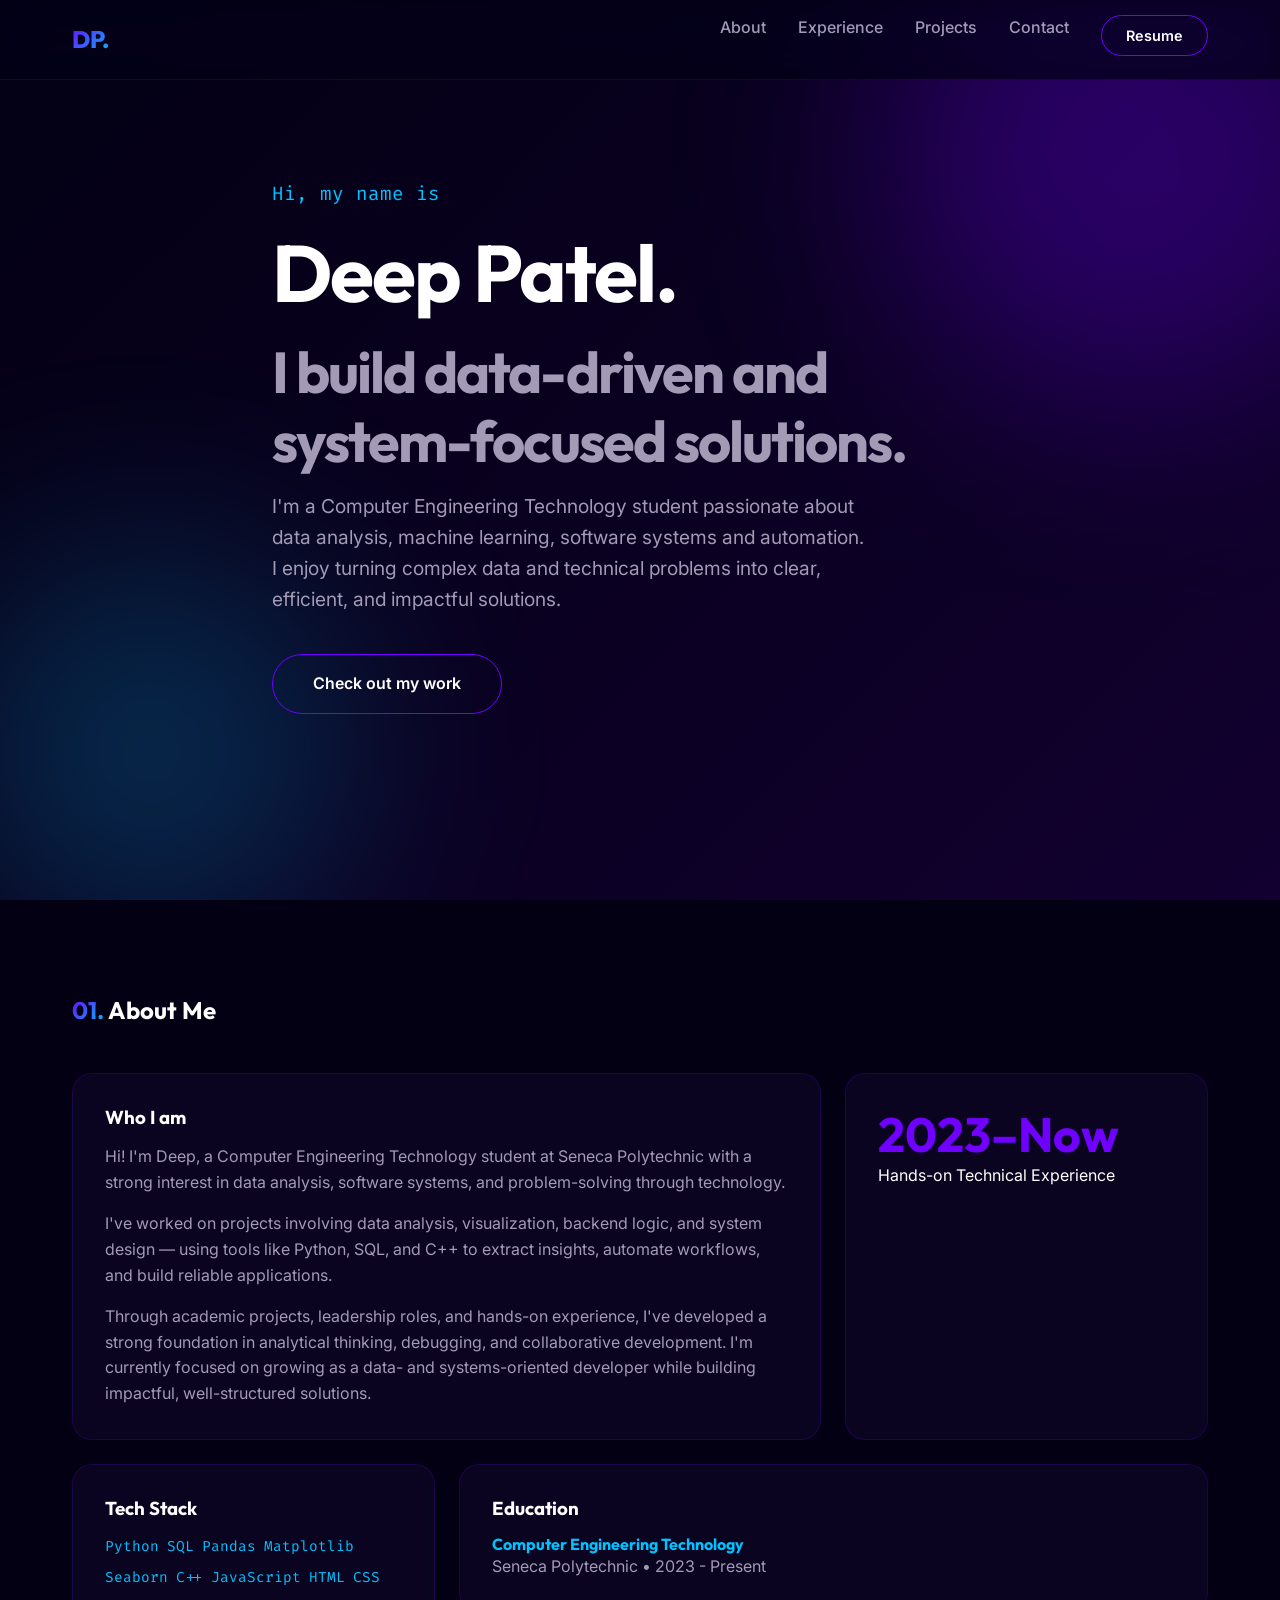
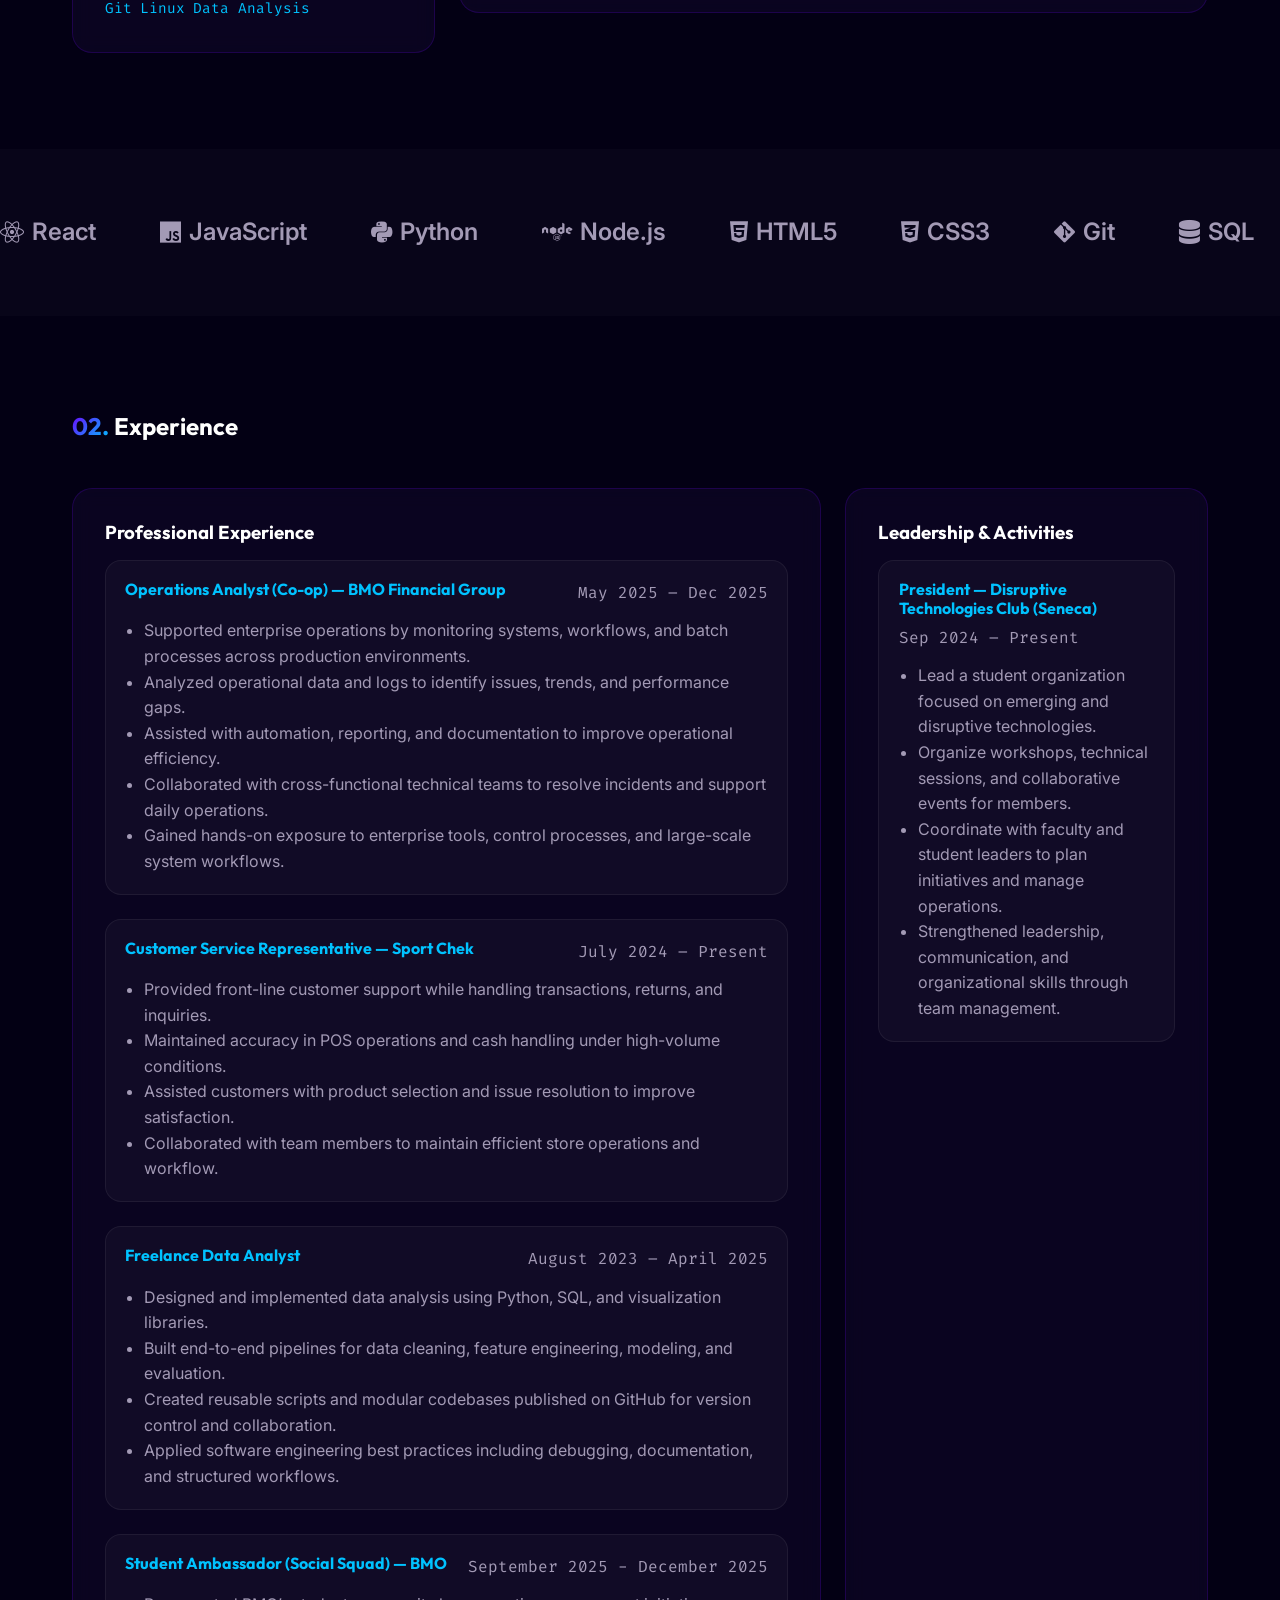
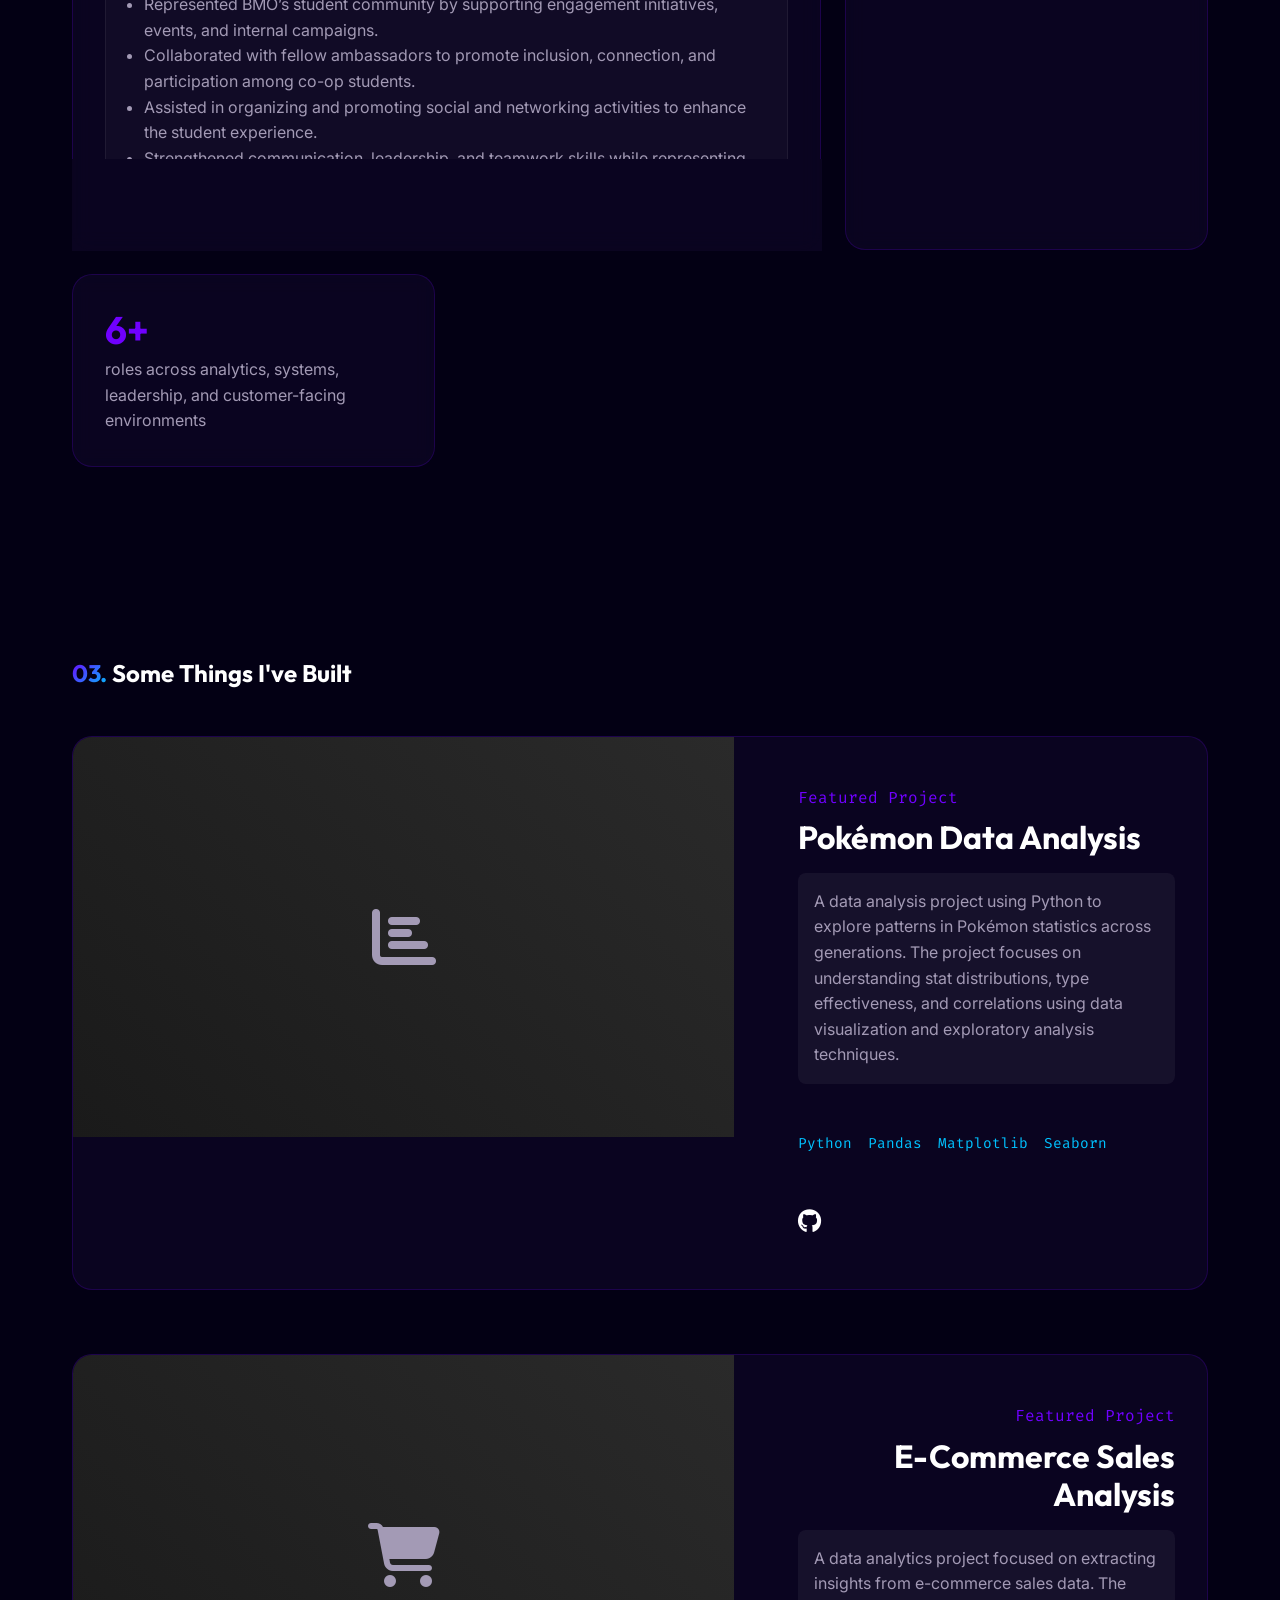
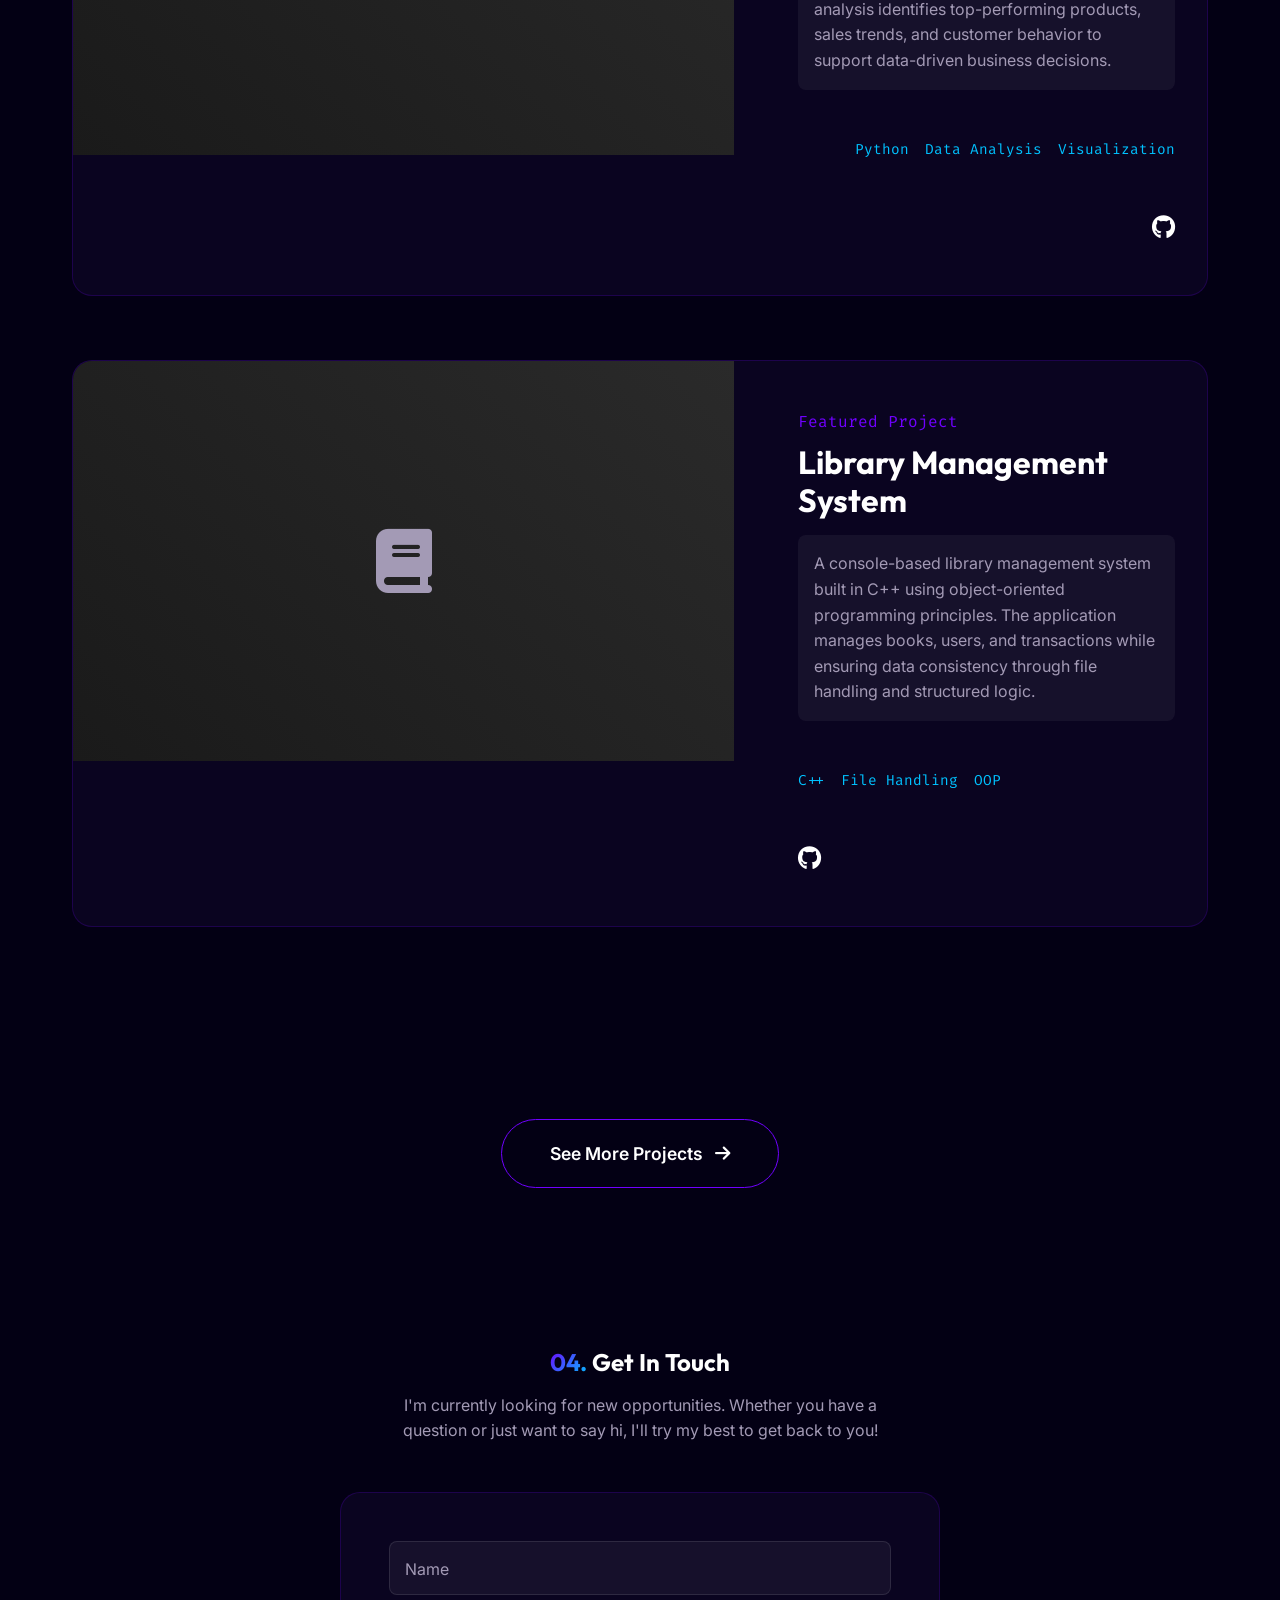
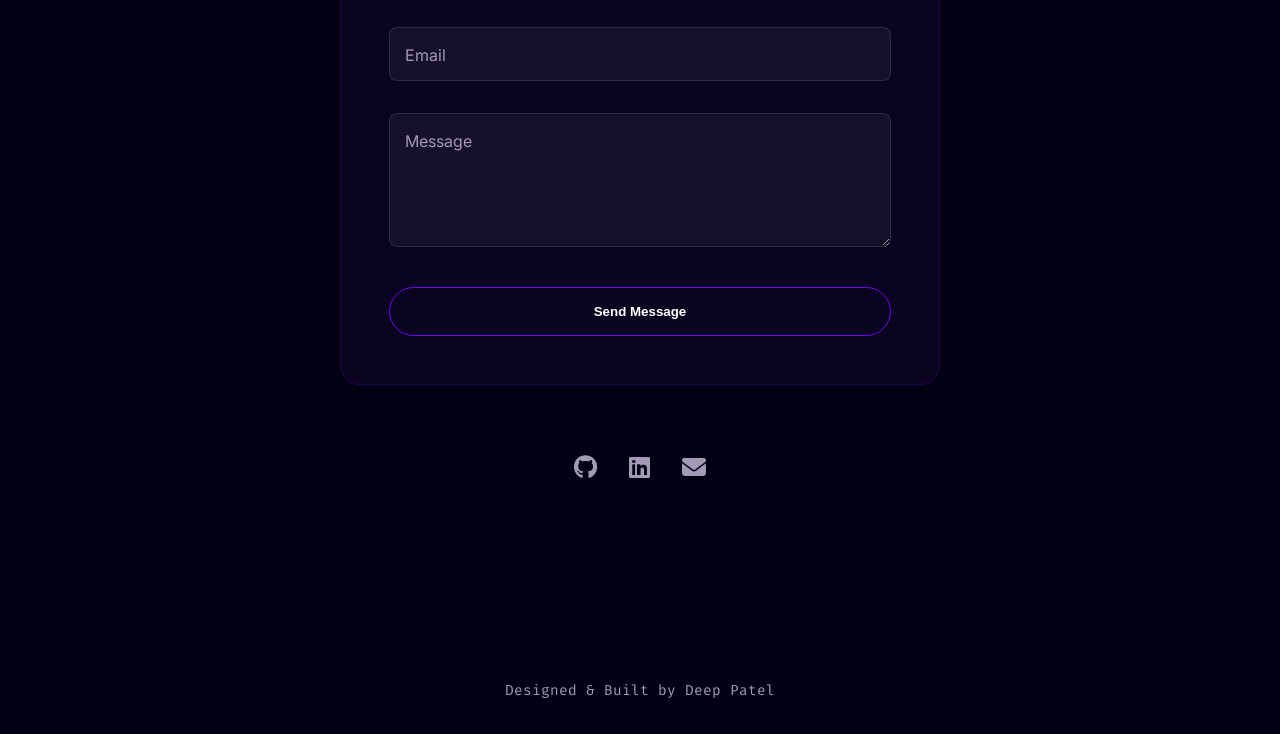
<file: index.html>
<!DOCTYPE html>
<html lang="en">

<head>
    <meta charset="UTF-8">
    <meta name="viewport" content="width=device-width, initial-scale=1.0">
    <title>Deep Patel Portfolio</title>

    <!-- Fonts -->
    <link rel="preconnect" href="https://fonts.googleapis.com">
    <link rel="preconnect" href="https://fonts.gstatic.com" crossorigin>
    <link
        href="https://fonts.googleapis.com/css2?family=Fira+Code:wght@300;400;500&family=Inter:wght@300;400;600;700&family=Outfit:wght@400;700;900&display=swap"
        rel="stylesheet">

    <!-- Icons -->
    <link rel="stylesheet" href="https://cdnjs.cloudflare.com/ajax/libs/font-awesome/6.4.0/css/all.min.css">

    <!-- Styles -->
    <link rel="stylesheet" href="styles.css">
</head>

<body>

    <!-- Navigation -->
    <nav class="navbar">
        <div class="container nav-content">
            <a href="#" class="logo gradient-text">DP.</a>
            <ul class="nav-links">
                <li><a href="#about" class="nav-link">About</a></li>
                <li><a href="#experience" class="nav-link">Experience</a></li>
                <li><a href="#projects" class="nav-link">Projects</a></li>
                <li><a href="#contact" class="nav-link">Contact</a></li>
                <li><a href="resume.pdf" class="btn btn-primary"
                        style="padding: 0.5rem 1.5rem; font-size: 0.9rem;">Resume</a></li>
            </ul>
        </div>
    </nav>

    <!-- Hero Section -->
    <section class="hero" id="home">

        <div class="container hero-content">
            <span class="hero-subtitle reveal">Hi, my name is</span>
            <h1 class="hero-title reveal" style="transition-delay: 0.1s;">
                <span class="glitch-text">Deep Patel.</span>
            </h1>
            <h2 class="hero-title reveal" style="transition-delay: 0.2s; color: var(--text-muted); font-size: 3.6rem;">
                I build data-driven and system-focused solutions.
            </h2>
            <p class="hero-description reveal" style="transition-delay: 0.3s;">
                I'm a Computer Engineering Technology student passionate about data analysis, machine learning,
                software systems and automation. I enjoy turning complex data and technical problems into clear,
                efficient, and
                impactful solutions.
            </p>
            <div class="reveal" style="transition-delay: 0.4s;">
                <a href="#projects" class="btn btn-primary">Check out my work</a>
            </div>
        </div>
    </section>

    <!-- About Section -->
    <section class="section" id="about">
        <div class="container">
            <h2 class="reveal"><span class="gradient-text">01.</span> About Me</h2>

            <div class="bento-grid">
                <!-- Bio Card -->
                <div class="bento-card large reveal">
                    <h3 style="margin-bottom: 1rem;">Who I am</h3>
                    <p style="color: var(--text-muted); margin-bottom: 1rem;">
                        Hi! I'm Deep, a Computer Engineering Technology student at Seneca Polytechnic with a strong
                        interest in
                        data analysis, software systems, and problem-solving through technology.
                    </p>
                    <p style="color: var(--text-muted); margin-bottom: 1rem;">
                        I've worked on projects involving data analysis, visualization, backend logic, and system design
                        —
                        using tools like Python, SQL, and C++ to extract insights, automate workflows, and build
                        reliable applications.
                    </p>
                    <p style="color: var(--text-muted);">
                        Through academic projects, leadership roles, and hands-on experience, I've developed a strong
                        foundation
                        in analytical thinking, debugging, and collaborative development. I'm currently focused on
                        growing as a
                        data- and systems-oriented developer while building impactful, well-structured solutions.
                    </p>
                </div>

                <!-- Stats Card -->
                <div class="bento-card reveal" style="transition-delay: 0.1s;">
                    <h3 style="font-size: 3rem; color: var(--primary);">2023–Now</h3>
                    <p>Hands-on Technical Experience</p>
                </div>

                <!-- Tech Stack Card -->
                <div class="bento-card tall reveal" style="transition-delay: 0.2s;">
                    <h3>Tech Stack</h3>
                    <div style="display: flex; flex-wrap: wrap; gap: 0.5rem; margin-top: 1rem;">
                        <span class="tag">Python</span>
                        <span class="tag">SQL</span>
                        <span class="tag">Pandas</span>
                        <span class="tag">Matplotlib</span>
                        <span class="tag">Seaborn</span>
                        <span class="tag">C++</span>
                        <span class="tag">JavaScript</span>
                        <span class="tag">HTML</span>
                        <span class="tag">CSS</span>
                        <span class="tag">Git</span>
                        <span class="tag">Linux</span>
                        <span class="tag">Data Analysis</span>
                    </div>
                </div>

                <!-- Education Card -->
                <div class="bento-card large reveal" style="transition-delay: 0.3s;">
                    <h3>Education</h3>
                    <div style="margin-top: 1rem;">
                        <h4 style="color: var(--secondary);">Computer Engineering Technology</h4>
                        <p style="color: var(--text-muted);">Seneca Polytechnic • 2023 - Present</p>
                    </div>
                </div>
            </div>
        </div>
    </section>

    <!-- Tech Marquee -->
    <div class="tech-stack">
        <div class="marquee-content">
            <div class="tech-item"><i class="fab fa-react"></i> React</div>
            <div class="tech-item"><i class="fab fa-js"></i> JavaScript</div>
            <div class="tech-item"><i class="fab fa-python"></i> Python</div>
            <div class="tech-item"><i class="fab fa-node"></i> Node.js</div>
            <div class="tech-item"><i class="fab fa-html5"></i> HTML5</div>
            <div class="tech-item"><i class="fab fa-css3-alt"></i> CSS3</div>
            <div class="tech-item"><i class="fab fa-git-alt"></i> Git</div>
            <div class="tech-item"><i class="fas fa-database"></i> SQL</div>
            <!-- Duplicate for seamless loop -->
            <div class="tech-item"><i class="fab fa-react"></i> React</div>
            <div class="tech-item"><i class="fab fa-js"></i> JavaScript</div>
            <div class="tech-item"><i class="fab fa-python"></i> Python</div>
            <div class="tech-item"><i class="fab fa-node"></i> Node.js</div>
            <div class="tech-item"><i class="fab fa-html5"></i> HTML5</div>
            <div class="tech-item"><i class="fab fa-css3-alt"></i> CSS3</div>
            <div class="tech-item"><i class="fab fa-git-alt"></i> Git</div>
            <div class="tech-item"><i class="fas fa-database"></i> SQL</div>
        </div>
    </div>

    <!-- Experience Section -->
    <section class="section" id="experience">
        <div class="container">
            <h2 class="reveal" style="margin-bottom: 3rem;">
                <span class="gradient-text">02.</span> Experience
            </h2>

            <div class="bento-grid">

                <!-- Professional Experience -->
                <div class="bento-card large reveal" style="grid-column: span 2;">
                    <h3 style="margin-bottom: 1rem;">Professional Experience</h3>

                    <div style="display:flex; flex-direction:column; gap:1.5rem; margin-top:1rem;">

                        <!-- BMO Operations Analyst -->
                        <div
                            style="padding:1.2rem; border-radius:16px; background: rgba(255,255,255,0.03); border:1px solid rgba(255,255,255,0.06);">
                            <div style="display:flex; justify-content:space-between; flex-wrap:wrap; gap:1rem;">
                                <h4 style="color: var(--secondary); margin:0;">
                                    Operations Analyst (Co-op) — BMO Financial Group
                                </h4>
                                <span style="font-family:'Fira Code', monospace; color: var(--text-muted);">
                                    May 2025 – Dec 2025
                                </span>
                            </div>

                            <ul style="margin-top:0.8rem; color:var(--text-muted); padding-left:1.2rem;">
                                <li>Supported enterprise operations by monitoring systems, workflows, and batch
                                    processes
                                    across production environments.</li>
                                <li>Analyzed operational data and logs to identify issues, trends, and performance gaps.
                                </li>
                                <li>Assisted with automation, reporting, and documentation to improve operational
                                    efficiency.</li>
                                <li>Collaborated with cross-functional technical teams to resolve incidents and support
                                    daily operations.</li>
                                <li>Gained hands-on exposure to enterprise tools, control processes, and large-scale
                                    system workflows.</li>
                            </ul>
                        </div>

                        <!-- Sport Chek-->
                        <div
                            style="padding:1.2rem; border-radius:16px; background: rgba(255,255,255,0.03); border:1px solid rgba(255,255,255,0.06);">
                            <div style="display:flex; justify-content:space-between; flex-wrap:wrap; gap:1rem;">
                                <h4 style="color: var(--secondary); margin:0;">
                                    Customer Service Representative — Sport Chek
                                </h4>
                                <span style="font-family:'Fira Code', monospace; color: var(--text-muted);">
                                    July 2024 – Present
                                </span>
                            </div>

                            <ul style="margin-top:0.8rem; color:var(--text-muted); padding-left:1.2rem;">
                                <li>Provided front-line customer support while handling transactions, returns, and
                                    inquiries.</li>
                                <li>Maintained accuracy in POS operations and cash handling under high-volume
                                    conditions.</li>
                                <li>Assisted customers with product selection and issue resolution to improve
                                    satisfaction.</li>
                                <li>Collaborated with team members to maintain efficient store operations and workflow.
                                </li>
                            </ul>
                        </div>

                        <!-- Freelance / Project-Based Experience -->
                        <div
                            style="padding:1.2rem; border-radius:16px; background: rgba(255,255,255,0.03); border:1px solid rgba(255,255,255,0.06);">
                            <div style="display:flex; justify-content:space-between; flex-wrap:wrap; gap:1rem;">
                                <h4 style="color: var(--secondary); margin:0;">
                                    Freelance Data Analyst
                                </h4>
                                <span style="font-family:'Fira Code', monospace; color: var(--text-muted);">
                                    August 2023 – April 2025
                                </span>
                            </div>

                            <ul style="margin-top:0.8rem; color:var(--text-muted); padding-left:1.2rem;">
                                <li>Designed and implemented data analysis using Python,
                                    SQL, and visualization libraries.</li>
                                <li>Built end-to-end pipelines for data cleaning, feature engineering, modeling, and
                                    evaluation.</li>
                                <li>Created reusable scripts and modular codebases published on GitHub for version
                                    control and collaboration.</li>
                                <li>Applied software engineering best practices including debugging, documentation, and
                                    structured workflows.</li>
                            </ul>
                        </div>

                        <!-- BMO Social Squad -->
                        <div
                            style="padding:1.2rem; border-radius:16px; background: rgba(255,255,255,0.03); border:1px solid rgba(255,255,255,0.06);">
                            <div style="display:flex; justify-content:space-between; flex-wrap:wrap; gap:1rem;">
                                <h4 style="color: var(--secondary); margin:0;">
                                    Student Ambassador (Social Squad) — BMO
                                </h4>
                                <span style="font-family:'Fira Code', monospace; color: var(--text-muted);">
                                   September 2025 - December 2025
                                </span>
                            </div>

                            <ul style="margin-top:0.8rem; color:var(--text-muted); padding-left:1.2rem;">
                                <li>Represented BMO’s student community by supporting engagement initiatives, events,
                                    and internal campaigns.</li>
                                <li>Collaborated with fellow ambassadors to promote inclusion, connection, and
                                    participation among co-op students.</li>
                                <li>Assisted in organizing and promoting social and networking activities to enhance the
                                    student experience.</li>
                                <li>Strengthened communication, leadership, and teamwork skills while representing BMO’s
                                    culture and values.</li>
                            </ul>
                        </div>

                    </div>
                </div>

                <!-- Leadership / Activities -->
                <div class="bento-card reveal" style="transition-delay: 0.1s;">
                    <h3 style="margin-bottom: 1rem;">Leadership & Activities</h3>

                    <div
                        style="padding:1.2rem; border-radius:16px; background: rgba(255,255,255,0.03); border:1px solid rgba(255,255,255,0.06);">
                        <h4 style="color: var(--secondary); margin:0;">
                            President — Disruptive Technologies Club (Seneca)
                        </h4>
                        <p style="margin:0.4rem 0 0; font-family:'Fira Code', monospace; color: var(--text-muted);">
                            Sep 2024 – Present
                        </p>

                        <ul style="margin-top:0.8rem; color:var(--text-muted); padding-left:1.2rem;">
                            <li>Lead a student organization focused on emerging and disruptive technologies.</li>
                            <li>Organize workshops, technical sessions, and collaborative events for members.</li>
                            <li>Coordinate with faculty and student leaders to plan initiatives and manage operations.
                            </li>
                            <li>Strengthened leadership, communication, and organizational skills through team
                                management.
                            </li>
                        </ul>
                    </div>
                </div>

                <!-- Summary Stat -->
                <div class="bento-card reveal" style="transition-delay: 0.2s;">
                    <h3 style="font-size: 2.4rem; color: var(--primary); margin-bottom: 0.25rem;">6+</h3>
                    <p style="color: var(--text-muted);">
                        roles across analytics, systems, leadership, and customer-facing environments
                    </p>
                </div>

            </div>
        </div>
    </section>

    <!-- Projects Section -->
    <section class="section" id="projects">
        <div class="container">
            <h2 class="reveal" style="margin-bottom: 3rem;"><span class="gradient-text">03.</span> Some Things I've
                Built</h2>

            <!-- Project 1 -->
            <div class="project-card reveal">
                <div class="project-content">
                    <div class="project-image">
                        <!-- Placeholder for project image -->
                        <div
                            style="width: 100%; height: 100%; background: linear-gradient(45deg, #1a1a1a, #2a2a2a); display: flex; align-items: center; justify-content: center;">
                            <i class="fas fa-chart-bar" style="font-size: 4rem; color: var(--text-muted);"></i>
                        </div>
                    </div>
                    <div class="project-info">
                        <span style="color: var(--primary); font-family: 'Fira Code'; margin-bottom: 0.5rem;">Featured
                            Project</span>
                        <h3 style="font-size: 2rem; margin-bottom: 1rem;">Pokémon Data Analysis</h3>
                        <p
                            style="color: var(--text-muted); margin-bottom: 1.5rem; background: rgba(255,255,255,0.05); padding: 1rem; border-radius: 8px;">
                            A data analysis project using Python to explore patterns in Pokémon statistics across
                            generations.
                            The project focuses on understanding stat distributions, type effectiveness, and
                            correlations using
                            data visualization and exploratory analysis techniques.
                        </p>
                        <div class="project-tags">
                            <span class="tag">Python</span>
                            <span class="tag">Pandas</span>
                            <span class="tag">Matplotlib</span>
                            <span class="tag">Seaborn</span>
                        </div>
                        <div style="margin-top: 1.5rem;">
                            <a href="https://github.com/DEEP411/Pokemon_Analysis" target="_blank"
                                style="color: var(--text-main); font-size: 1.5rem;"><i class="fab fa-github"></i></a>
                        </div>
                    </div>
                </div>
            </div>

            <!-- Project 2 -->
            <div class="project-card reveal">
                <div class="project-content">
                    <div class="project-info" style="order: 2; text-align: right; align-items: flex-end;">
                        <span style="color: var(--primary); font-family: 'Fira Code'; margin-bottom: 0.5rem;">Featured
                            Project</span>
                        <h3 style="font-size: 2rem; margin-bottom: 1rem;">E-Commerce Sales Analysis</h3>
                        <p
                            style="color: var(--text-muted); margin-bottom: 1.5rem; background: rgba(255,255,255,0.05); padding: 1rem; border-radius: 8px; text-align: left;">
                            A data analytics project focused on extracting insights from e-commerce sales data. The
                            analysis
                            identifies top-performing products, sales trends, and customer behavior to support
                            data-driven
                            business decisions.
                        </p>
                        <div class="project-tags" style="justify-content: flex-end;">
                            <span class="tag">Python</span>
                            <span class="tag">Data Analysis</span>
                            <span class="tag">Visualization</span>
                        </div>
                        <div style="margin-top: 1.5rem;">
                            <a href="https://github.com/DEEP411/E-commerce_Sales_Analysis" target="_blank"
                                style="color: var(--text-main); font-size: 1.5rem;"><i class="fab fa-github"></i></a>
                        </div>
                    </div>
                    <div class="project-image" style="order: 1;">
                        <div
                            style="width: 100%; height: 100%; background: linear-gradient(45deg, #1a1a1a, #2a2a2a); display: flex; align-items: center; justify-content: center;">
                            <i class="fas fa-shopping-cart" style="font-size: 4rem; color: var(--text-muted);"></i>
                        </div>
                    </div>
                </div>
            </div>

            <!-- Project 3 -->
            <div class="project-card reveal">
                <div class="project-content">
                    <div class="project-image">
                        <div
                            style="width: 100%; height: 100%; background: linear-gradient(45deg, #1a1a1a, #2a2a2a); display: flex; align-items: center; justify-content: center;">
                            <i class="fas fa-book" style="font-size: 4rem; color: var(--text-muted);"></i>
                        </div>
                    </div>
                    <div class="project-info">
                        <span style="color: var(--primary); font-family: 'Fira Code'; margin-bottom: 0.5rem;">Featured
                            Project</span>
                        <h3 style="font-size: 2rem; margin-bottom: 1rem;">Library Management System</h3>
                        <p
                            style="color: var(--text-muted); margin-bottom: 1.5rem; background: rgba(255,255,255,0.05); padding: 1rem; border-radius: 8px;">
                            A console-based library management system built in C++ using object-oriented programming
                            principles.
                            The application manages books, users, and transactions while ensuring data consistency
                            through
                            file handling and structured logic.
                        </p>
                        <div class="project-tags">
                            <span class="tag">C++</span>
                            <span class="tag">File Handling</span>
                            <span class="tag">OOP</span>
                        </div>
                        <div style="margin-top: 1.5rem;">
                            <a href="https://github.com/DEEP411/Library_Management_System" target="_blank"
                                style="color: var(--text-main); font-size: 1.5rem;"><i class="fab fa-github"></i></a>
                        </div>
                    </div>
                </div>
            </div>

        </div>
    </section>

    <!-- See More Projects Button -->
    <div class="see-more-projects reveal" style="text-align: center; padding: 2rem 0 4rem;">
        <a href="projects.html" class="btn btn-primary"
            style="display: inline-flex; align-items: center; gap: 0.75rem; font-size: 1.1rem; padding: 1.2rem 3rem;">
            See More Projects <i class="fas fa-arrow-right"></i>
        </a>
    </div>

    <!-- Contact Section -->
    <section class="section" id="contact" style="text-align: center; padding-bottom: 10rem;">
        <div class="container">
            <h2 class="reveal" style="margin-bottom: 1rem;"><span class="gradient-text">04.</span> Get In Touch</h2>
            <p class="reveal" style="color: var(--text-muted); max-width: 500px; margin: 0 auto 3rem;">
                I'm currently looking for new opportunities. Whether you have a question or just want to say hi, I'll
                try my best to get back to you!
            </p>

            <form class="contact-form reveal" action="https://formspree.io/f/xanyzvvp" method="POST">
                <div class="form-group">
                    <input type="text" id="name" name="name" class="form-input" placeholder=" " required>
                    <label for="name" class="form-label">Name</label>
                </div>
                <div class="form-group">
                    <input type="email" id="email" name="email" class="form-input" placeholder=" " required>
                    <label for="email" class="form-label">Email</label>
                </div>
                <div class="form-group">
                    <textarea id="message" name="message" class="form-input" rows="5" placeholder=" "
                        required></textarea>
                    <label for="message" class="form-label">Message</label>
                </div>
                <button type="submit" class="btn btn-primary" style="width: 100%;">Send Message</button>
            </form>

            <div class="reveal" style="margin-top: 4rem; display: flex; justify-content: center; gap: 2rem;">
                <a href="https://github.com/DEEP411" target="_blank"
                    style="color: var(--text-muted); font-size: 1.5rem; transition: color 0.3s;"><i
                        class="fab fa-github"></i></a>
                <a href="https://www.linkedin.com/in/deeppatel348d/" target="_blank"
                    style="color: var(--text-muted); font-size: 1.5rem; transition: color 0.3s;"><i
                        class="fab fa-linkedin"></i></a>
                <a href="mailto:deepmpatel348@gmail.com"
                    style="color: var(--text-muted); font-size: 1.5rem; transition: color 0.3s;"><i
                        class="fas fa-envelope"></i></a>
            </div>
        </div>
    </section>

    <!-- Footer -->
    <footer
        style="text-align: center; padding: 2rem; color: var(--text-muted); font-family: 'Fira Code'; font-size: 0.9rem;">
        <p>Designed & Built by Deep Patel</p>
    </footer>

    <!-- Scripts -->
    <script src="script.js"></script>
</body>

</html>
</file>
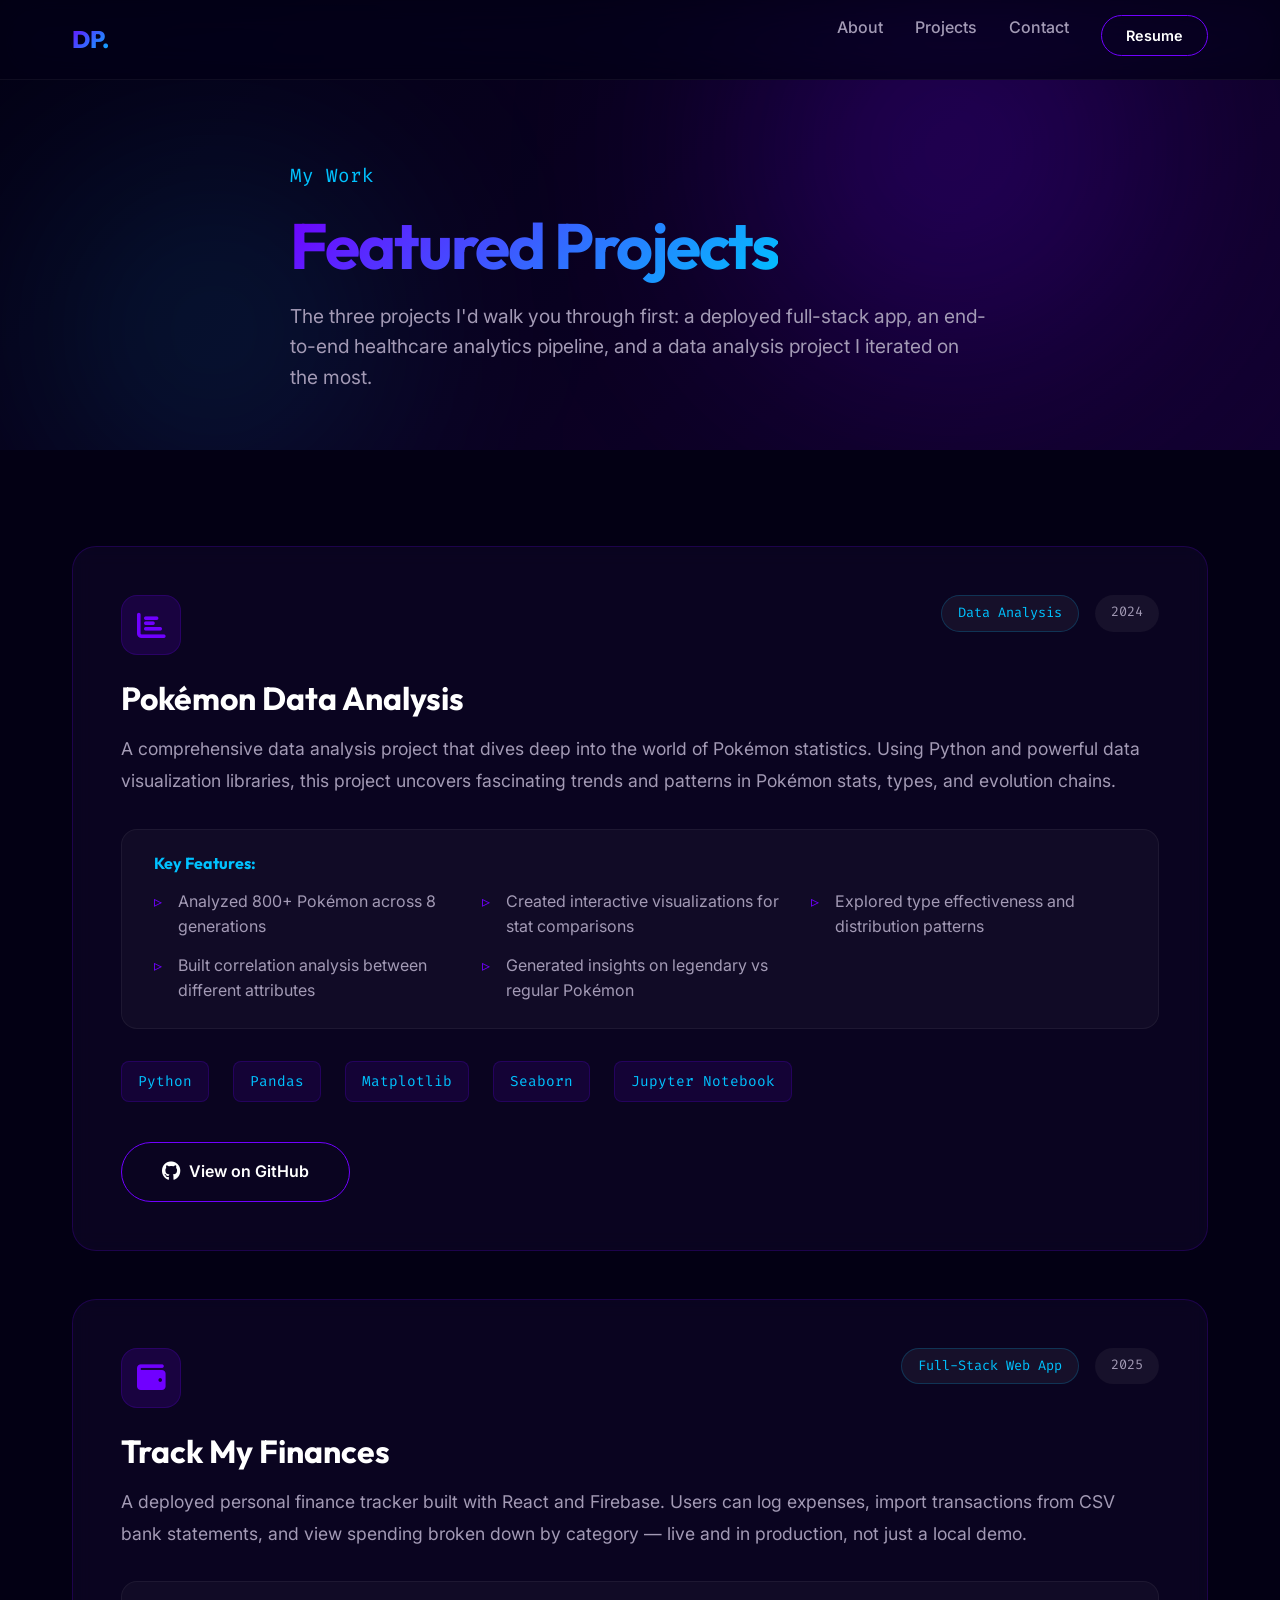
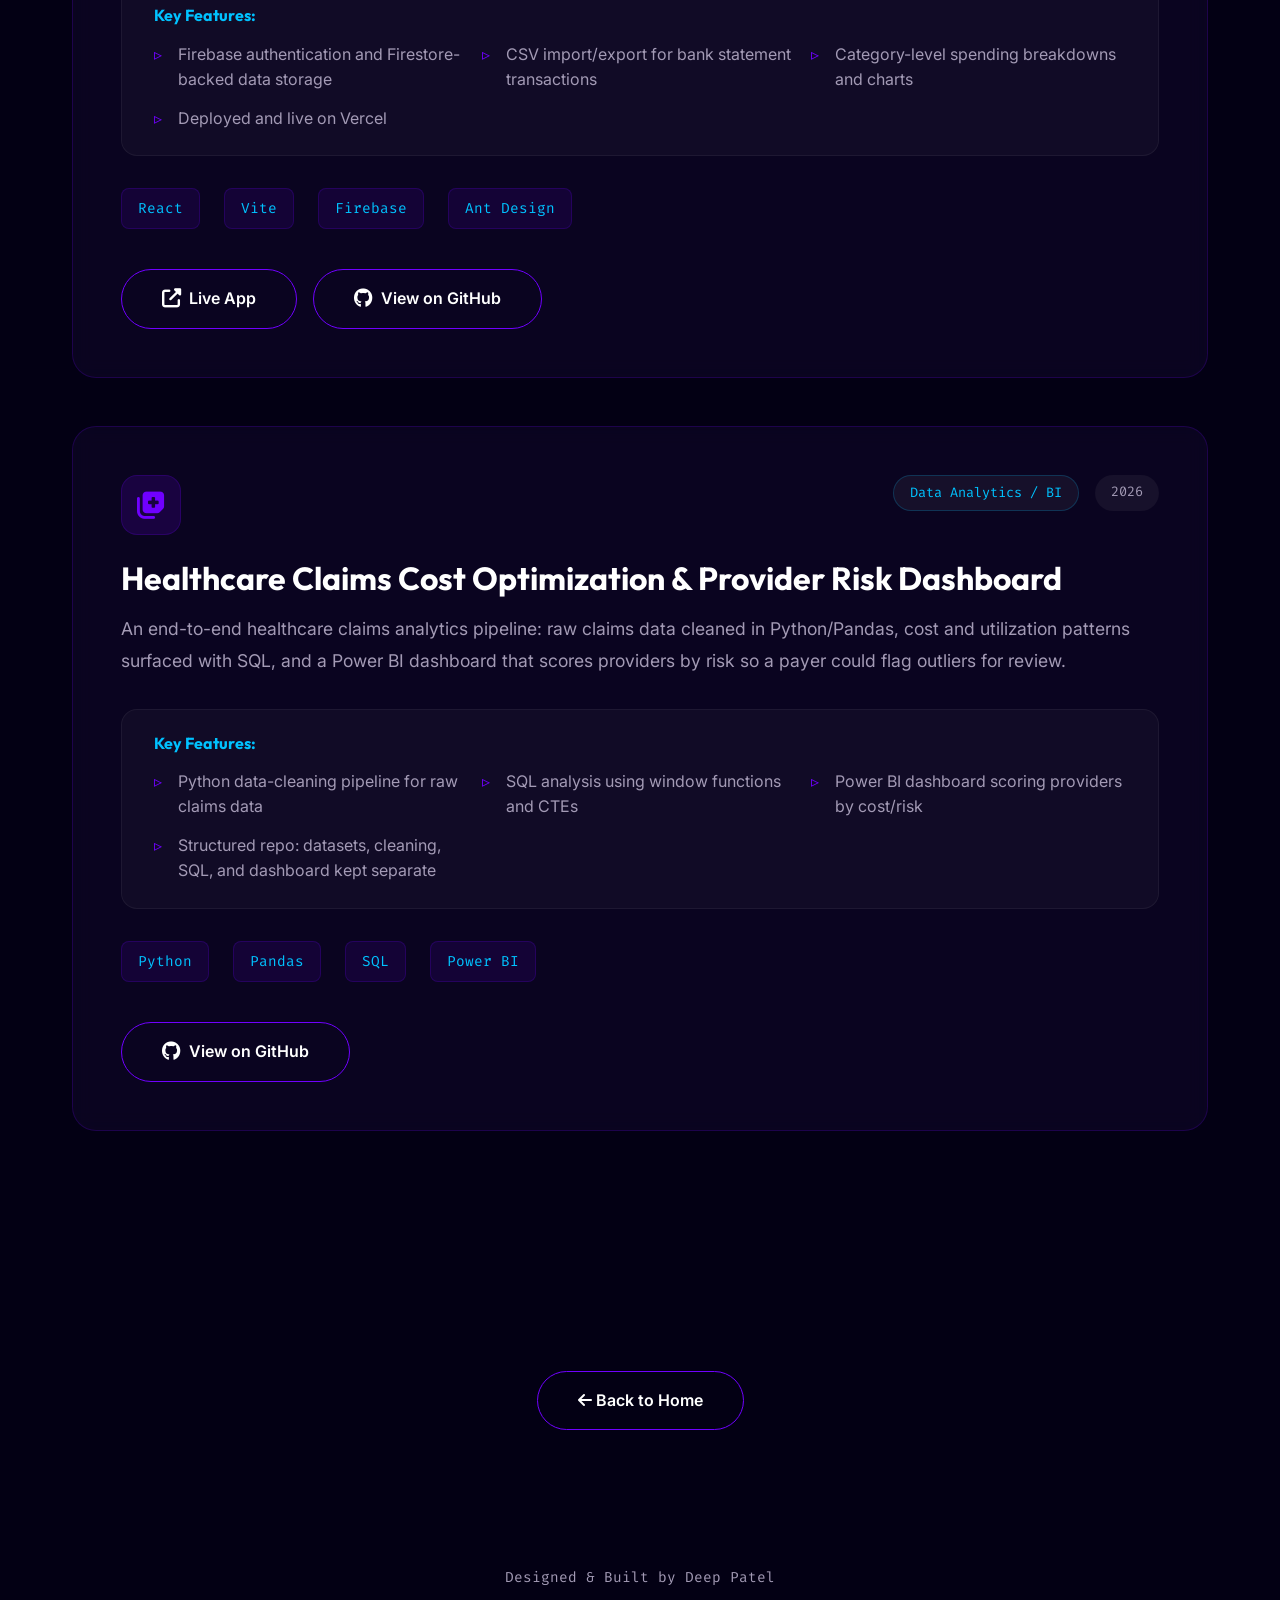
<file: projects.html>
<!DOCTYPE html>
<html lang="en">

<head>
    <meta charset="UTF-8">
    <meta name="viewport" content="width=device-width, initial-scale=1.0">
    <title>Projects | Deep Patel</title>

    <!-- Fonts -->
    <link rel="preconnect" href="https://fonts.googleapis.com">
    <link rel="preconnect" href="https://fonts.gstatic.com" crossorigin>
    <link
        href="https://fonts.googleapis.com/css2?family=Fira+Code:wght@300;400;500&family=Inter:wght@300;400;600;700&family=Outfit:wght@400;700;900&display=swap"
        rel="stylesheet">

    <!-- Icons -->
    <link rel="stylesheet" href="https://cdnjs.cloudflare.com/ajax/libs/font-awesome/6.4.0/css/all.min.css">

    <!-- Styles -->
    <link rel="stylesheet" href="styles.css">
    <link rel="stylesheet" href="projects.css">
</head>

<body>

    <!-- Navigation -->
    <nav class="navbar">
        <div class="container nav-content">
            <a href="index.html" class="logo gradient-text">DP.</a>
            <ul class="nav-links">
                <li><a href="index.html#about" class="nav-link">About</a></li>
                <li><a href="index.html#projects" class="nav-link">Projects</a></li>
                <li><a href="index.html#contact" class="nav-link">Contact</a></li>
                <li><a href="resume.pdf" class="btn btn-primary"
                        style="padding: 0.5rem 1.5rem; font-size: 0.9rem;">Resume</a></li>
            </ul>
        </div>
    </nav>

    <!-- Projects Hero -->
    <section class="projects-hero">
        <div class="container">
            <span class="hero-subtitle reveal">My Work</span>
            <h1 class="hero-title reveal" style="transition-delay: 0.1s;">
                <span class="gradient-text">Featured Projects</span>
            </h1>
            <p class="hero-description reveal" style="transition-delay: 0.2s;">
                The three projects I'd walk you through first: a deployed full-stack app, an
                end-to-end healthcare analytics pipeline, and a data analysis project I iterated
                on the most.
            </p>
        </div>
    </section>

    <!-- All Projects Section -->
    <section class="section" id="all-projects">
        <div class="container">

            <!-- Project 1: Pokémon Data Analysis -->
            <div class="project-detail-card reveal">
                <div class="project-detail-header">
                    <div class="project-icon">
                        <i class="fas fa-chart-bar"></i>
                    </div>
                    <div class="project-meta">
                        <span class="project-type">Data Analysis</span>
                        <span class="project-date">2024</span>
                    </div>
                </div>
                <h2 class="project-title">Pokémon Data Analysis</h2>
                <p class="project-description">
                    A comprehensive data analysis project that dives deep into the world of Pokémon statistics.
                    Using Python and powerful data visualization libraries, this project uncovers fascinating
                    trends and patterns in Pokémon stats, types, and evolution chains.
                </p>
                <div class="project-features">
                    <h4>Key Features:</h4>
                    <ul>
                        <li>Analyzed 800+ Pokémon across 8 generations</li>
                        <li>Created interactive visualizations for stat comparisons</li>
                        <li>Explored type effectiveness and distribution patterns</li>
                        <li>Built correlation analysis between different attributes</li>
                        <li>Generated insights on legendary vs regular Pokémon</li>
                    </ul>
                </div>
                <div class="project-tags">
                    <span class="tag">Python</span>
                    <span class="tag">Pandas</span>
                    <span class="tag">Matplotlib</span>
                    <span class="tag">Seaborn</span>
                    <span class="tag">Jupyter Notebook</span>
                </div>
                <div class="project-links">
                    <a href="https://github.com/DEEP411/Pokemon_Analysis" target="_blank" class="btn btn-primary">
                        <i class="fab fa-github"></i> View on GitHub
                    </a>
                </div>
            </div>

            <!-- Project 2: Track My Finances -->
            <div class="project-detail-card reveal">
                <div class="project-detail-header">
                    <div class="project-icon">
                        <i class="fas fa-wallet"></i>
                    </div>
                    <div class="project-meta">
                        <span class="project-type">Full-Stack Web App</span>
                        <span class="project-date">2025</span>
                    </div>
                </div>
                <h2 class="project-title">Track My Finances</h2>
                <p class="project-description">
                    A deployed personal finance tracker built with React and Firebase. Users can log
                    expenses, import transactions from CSV bank statements, and view spending broken
                    down by category — live and in production, not just a local demo.
                </p>
                <div class="project-features">
                    <h4>Key Features:</h4>
                    <ul>
                        <li>Firebase authentication and Firestore-backed data storage</li>
                        <li>CSV import/export for bank statement transactions</li>
                        <li>Category-level spending breakdowns and charts</li>
                        <li>Deployed and live on Vercel</li>
                    </ul>
                </div>
                <div class="project-tags">
                    <span class="tag">React</span>
                    <span class="tag">Vite</span>
                    <span class="tag">Firebase</span>
                    <span class="tag">Ant Design</span>
                </div>
                <div class="project-links">
                    <a href="https://trackmyfin1.vercel.app" target="_blank" class="btn btn-primary">
                        <i class="fas fa-external-link-alt"></i> Live App
                    </a>
                    <a href="https://github.com/DEEP411/Track-my-finances" target="_blank"
                        class="btn btn-primary">
                        <i class="fab fa-github"></i> View on GitHub
                    </a>
                </div>
            </div>

            <!-- Project 3: Healthcare Claims Cost Optimization & Provider Risk Dashboard -->
            <div class="project-detail-card reveal">
                <div class="project-detail-header">
                    <div class="project-icon">
                        <i class="fas fa-notes-medical"></i>
                    </div>
                    <div class="project-meta">
                        <span class="project-type">Data Analytics / BI</span>
                        <span class="project-date">2026</span>
                    </div>
                </div>
                <h2 class="project-title">Healthcare Claims Cost Optimization & Provider Risk Dashboard</h2>
                <p class="project-description">
                    An end-to-end healthcare claims analytics pipeline: raw claims data cleaned in
                    Python/Pandas, cost and utilization patterns surfaced with SQL, and a Power BI
                    dashboard that scores providers by risk so a payer could flag outliers for review.
                </p>
                <div class="project-features">
                    <h4>Key Features:</h4>
                    <ul>
                        <li>Python data-cleaning pipeline for raw claims data</li>
                        <li>SQL analysis using window functions and CTEs</li>
                        <li>Power BI dashboard scoring providers by cost/risk</li>
                        <li>Structured repo: datasets, cleaning, SQL, and dashboard kept separate</li>
                    </ul>
                </div>
                <div class="project-tags">
                    <span class="tag">Python</span>
                    <span class="tag">Pandas</span>
                    <span class="tag">SQL</span>
                    <span class="tag">Power BI</span>
                </div>
                <div class="project-links">
                    <a href="https://github.com/DEEP411/Healthcare-Claims-Cost-Optimization-Provider-Risk-Dashboard"
                        target="_blank" class="btn btn-primary">
                        <i class="fab fa-github"></i> View on GitHub
                    </a>
                </div>
            </div>

        </div>
    </section>

    <!-- Back to Home -->
    <section class="section" style="text-align: center; padding-bottom: 6rem;">
        <a href="index.html" class="btn btn-primary">
            <i class="fas fa-arrow-left"></i> Back to Home
        </a>
    </section>

    <!-- Footer -->
    <footer
        style="text-align: center; padding: 2rem; color: var(--text-muted); font-family: 'Fira Code'; font-size: 0.9rem;">
        <p>Designed & Built by Deep Patel</p>
    </footer>

    <!-- Scripts -->
    <script src="script.js"></script>
</body>

</html>
</file>
<file: styles.css>
/* =========================================
   SUPERIOR PORTFOLIO - PREMIUM DESIGN SYSTEM
   Theme: Midnight & Electric Violet
   ========================================= */

:root {
    /* Color Palette */
    --bg-dark: #030014;
    --bg-card: rgba(15, 7, 40, 0.6);
    --primary: #7000FF;
    --secondary: #00C2FF;
    --accent: #FF00E5;
    --text-main: #FFFFFF;
    --text-muted: #A39AB5;
    --border: rgba(112, 0, 255, 0.2);

    /* Gradients */
    --gradient-main: linear-gradient(135deg, var(--primary), var(--secondary));
    --gradient-glow: radial-gradient(circle at center, rgba(112, 0, 255, 0.4) 0%, transparent 70%);

    /* Typography */
    --font-heading: 'Outfit', sans-serif;
    --font-body: 'Inter', sans-serif;

    /* Spacing & Layout */
    --container-width: 1200px;
    --header-height: 80px;

    /* Effects */
    --glass: blur(20px) saturate(180%);
    --shadow-card: 0 8px 32px 0 rgba(0, 0, 0, 0.37);
    --transition: all 0.4s cubic-bezier(0.165, 0.84, 0.44, 1);
}

/* Reset & Base */
*,
*::before,
*::after {
    margin: 0;
    padding: 0;
    box-sizing: border-box;
}

html {
    scroll-behavior: smooth;
}

body {
    background-color: var(--bg-dark);
    color: var(--text-main);
    font-family: var(--font-body);
    line-height: 1.6;
    overflow-x: hidden;
    min-height: 100vh;
}

/* Typography */
h1,
h2,
h3,
h4,
h5,
h6 {
    font-family: var(--font-heading);
    font-weight: 700;
    line-height: 1.2;
    color: var(--text-main);
}

.gradient-text {
    background: var(--gradient-main);
    -webkit-background-clip: text;
    background-clip: text;
    color: transparent;
    display: inline-block;
}

/* Layout Utilities */
.container {
    max-width: var(--container-width);
    margin: 0 auto;
    padding: 0 2rem;
}

.section {
    padding: 6rem 0;
    position: relative;
}

/* Navbar */
.navbar {
    position: fixed;
    top: 0;
    left: 0;
    width: 100%;
    height: var(--header-height);
    background: rgba(3, 0, 20, 0.8);
    backdrop-filter: var(--glass);
    z-index: 1000;
    border-bottom: 1px solid rgba(255, 255, 255, 0.05);
    transition: var(--transition);
}

.nav-content {
    display: flex;
    justify-content: space-between;
    align-items: center;
    height: 100%;
}

.logo {
    font-family: var(--font-heading);
    font-size: 1.5rem;
    font-weight: 800;
    letter-spacing: -0.5px;
}

.nav-links {
    display: flex;
    gap: 2rem;
    list-style: none;
}

.nav-link {
    color: var(--text-muted);
    text-decoration: none;
    font-weight: 500;
    position: relative;
    transition: var(--transition);
}

.nav-link:hover,
.nav-link.active {
    color: var(--text-main);
}

.nav-link::after {
    content: '';
    position: absolute;
    bottom: -5px;
    left: 0;
    width: 0;
    height: 2px;
    background: var(--gradient-main);
    transition: var(--transition);
}

.nav-link:hover::after {
    width: 100%;
}

/* Hero Section */
.hero {
    height: 100vh;
    display: flex;
    align-items: center;
    position: relative;
    overflow: hidden;
    background: linear-gradient(135deg, var(--bg-dark) 0%, #0a0020 50%, #120030 100%);
}

/* Floating Orbs Background */
.hero::before,
.hero::after {
    content: '';
    position: absolute;
    border-radius: 50%;
    filter: blur(100px);
    z-index: 0;
    animation: float 8s ease-in-out infinite;
}

.hero::before {
    width: 500px;
    height: 500px;
    background: rgba(112, 0, 255, 0.3);
    top: -100px;
    right: -100px;
    animation-delay: 0s;
}

.hero::after {
    width: 400px;
    height: 400px;
    background: rgba(0, 194, 255, 0.2);
    bottom: -50px;
    left: -50px;
    animation-delay: 4s;
}

@keyframes float {

    0%,
    100% {
        transform: translate(0, 0) scale(1);
    }

    50% {
        transform: translate(30px, -30px) scale(1.1);
    }
}

.hero-content {
    position: relative;
    z-index: 1;
    max-width: 800px;
}

.hero-subtitle {
    font-family: 'Fira Code', monospace;
    color: var(--secondary);
    font-size: 1.2rem;
    margin-bottom: 1rem;
    display: block;
}

.hero-title {
    font-size: 5rem;
    margin-bottom: 1rem;
    letter-spacing: -2px;
}

.hero-description {
    font-size: 1.2rem;
    color: var(--text-muted);
    max-width: 600px;
    margin-bottom: 2.5rem;
}

.btn {
    display: inline-block;
    padding: 1rem 2.5rem;
    border-radius: 50px;
    text-decoration: none;
    font-weight: 600;
    transition: var(--transition);
    position: relative;
    overflow: hidden;
    z-index: 1;
}

.btn-primary {
    background: transparent;
    border: 1px solid var(--primary);
    color: var(--text-main);
}

.btn-primary::before {
    content: '';
    position: absolute;
    top: 0;
    left: 0;
    width: 0;
    height: 100%;
    background: var(--primary);
    z-index: -1;
    transition: var(--transition);
}

.btn-primary:hover::before {
    width: 100%;
}

/* About Section (Bento Grid) */
.bento-grid {
    display: grid;
    grid-template-columns: repeat(3, 1fr);
    gap: 1.5rem;
    margin-top: 3rem;
}

.bento-card {
    background: var(--bg-card);
    border: 1px solid var(--border);
    border-radius: 20px;
    padding: 2rem;
    backdrop-filter: blur(10px);
    transition: var(--transition);
}

.bento-card:hover {
    transform: translateY(-5px);
    border-color: var(--secondary);
    box-shadow: 0 10px 40px -10px rgba(0, 194, 255, 0.2);
}

.bento-card.large {
    grid-column: span 2;
}

.bento-card.tall {
    grid-row: span 2;
}

/* Tech Stack Marquee */
.tech-stack {
    padding: 4rem 0;
    background: rgba(255, 255, 255, 0.02);
    overflow: hidden;
}

.marquee-content {
    display: flex;
    gap: 4rem;
    animation: scroll 20s linear infinite;
    width: max-content;
}

.tech-item {
    font-size: 1.5rem;
    color: var(--text-muted);
    font-weight: 600;
    display: flex;
    align-items: center;
    gap: 0.5rem;
}

@keyframes scroll {
    0% {
        transform: translateX(0);
    }

    100% {
        transform: translateX(-50%);
    }
}

/* Projects Section */
.project-card {
    position: relative;
    border-radius: 20px;
    overflow: hidden;
    margin-bottom: 4rem;
    background: var(--bg-card);
    border: 1px solid var(--border);
}

.project-content {
    display: grid;
    grid-template-columns: 1.2fr 0.8fr;
    gap: 2rem;
}

.project-image {
    height: 400px;
    background: #1a1a1a;
    position: relative;
    overflow: hidden;
}

.project-image img {
    width: 100%;
    height: 100%;
    object-fit: cover;
    transition: transform 0.6s ease;
}

.project-card:hover .project-image img {
    transform: scale(1.05);
}

.project-info {
    padding: 3rem 2rem;
    display: flex;
    flex-direction: column;
    justify-content: center;
}

.project-tags {
    display: flex;
    gap: 1rem;
    margin: 1.5rem 0;
    flex-wrap: wrap;
}

.tag {
    font-family: 'Fira Code', monospace;
    font-size: 0.9rem;
    color: var(--secondary);
}

/* Contact Section */
.contact-form {
    max-width: 600px;
    margin: 0 auto;
    background: var(--bg-card);
    padding: 3rem;
    border-radius: 20px;
    border: 1px solid var(--border);
}

.form-group {
    position: relative;
    margin-bottom: 2rem;
}

.form-input {
    width: 100%;
    padding: 1rem;
    background: rgba(255, 255, 255, 0.05);
    border: 1px solid rgba(255, 255, 255, 0.1);
    border-radius: 8px;
    color: var(--text-main);
    font-family: var(--font-body);
    font-size: 1rem;
    transition: var(--transition);
}

.form-input:focus {
    outline: none;
    border-color: var(--primary);
    background: rgba(112, 0, 255, 0.05);
}

.form-label {
    position: absolute;
    left: 1rem;
    top: 1rem;
    color: var(--text-muted);
    pointer-events: none;
    transition: var(--transition);
}

.form-input:focus~.form-label,
.form-input:not(:placeholder-shown)~.form-label {
    top: -0.8rem;
    left: 0.5rem;
    font-size: 0.8rem;
    color: var(--primary);
    background: var(--bg-dark);
    padding: 0 0.5rem;
}

/* Scroll Reveal Animation */
.reveal {
    opacity: 0;
    transform: translateY(30px);
    transition: all 0.8s ease;
}

.reveal.active {
    opacity: 1;
    transform: translateY(0);
}

/* Responsive Design */
@media (max-width: 768px) {
    .hero-title {
        font-size: 3rem;
    }

    .bento-grid {
        grid-template-columns: 1fr;
    }

    .bento-card.large,
    .bento-card.tall {
        grid-column: span 1;
        grid-row: span 1;
    }

    .project-content {
        grid-template-columns: 1fr;
    }

    .project-image {
        height: 250px;
    }
}
</file>
<file: projects.css>
/* =========================================
   PROJECTS PAGE - ADDITIONAL STYLES
   ========================================= */

/* Projects Hero Section */
.projects-hero {
    min-height: 50vh;
    display: flex;
    align-items: center;
    padding-top: calc(var(--header-height) + 4rem);
    background: linear-gradient(135deg, var(--bg-dark) 0%, #0a0020 50%, #120030 100%);
    position: relative;
    overflow: hidden;
}

.projects-hero::before,
.projects-hero::after {
    content: '';
    position: absolute;
    border-radius: 50%;
    filter: blur(120px);
    z-index: 0;
    animation: float 10s ease-in-out infinite;
}

.projects-hero::before {
    width: 400px;
    height: 400px;
    background: rgba(112, 0, 255, 0.25);
    top: -50px;
    right: 10%;
}

.projects-hero::after {
    width: 300px;
    height: 300px;
    background: rgba(0, 194, 255, 0.15);
    bottom: -30px;
    left: 5%;
    animation-delay: 5s;
}

.projects-hero .container {
    position: relative;
    z-index: 1;
}

.projects-hero .hero-title {
    font-size: 4rem;
    margin-bottom: 1rem;
}

.projects-hero .hero-description {
    max-width: 700px;
}

/* Project Detail Cards */
.project-detail-card {
    background: var(--bg-card);
    border: 1px solid var(--border);
    border-radius: 24px;
    padding: 3rem;
    margin-bottom: 3rem;
    backdrop-filter: blur(10px);
    transition: var(--transition);
    position: relative;
    overflow: hidden;
}

.project-detail-card::before {
    content: '';
    position: absolute;
    top: 0;
    left: 0;
    right: 0;
    height: 4px;
    background: var(--gradient-main);
    opacity: 0;
    transition: var(--transition);
}

.project-detail-card:hover {
    transform: translateY(-8px);
    border-color: var(--primary);
    box-shadow: 0 20px 60px -20px rgba(112, 0, 255, 0.3);
}

.project-detail-card:hover::before {
    opacity: 1;
}

.project-detail-header {
    display: flex;
    justify-content: space-between;
    align-items: flex-start;
    margin-bottom: 1.5rem;
}

.project-icon {
    width: 60px;
    height: 60px;
    background: rgba(112, 0, 255, 0.15);
    border-radius: 16px;
    display: flex;
    align-items: center;
    justify-content: center;
    font-size: 1.8rem;
    color: var(--primary);
    border: 1px solid var(--border);
}

.project-meta {
    display: flex;
    gap: 1rem;
}

.project-type,
.project-date {
    font-family: 'Fira Code', monospace;
    font-size: 0.85rem;
    padding: 0.4rem 1rem;
    border-radius: 20px;
    background: rgba(255, 255, 255, 0.05);
    color: var(--text-muted);
}

.project-type {
    color: var(--secondary);
    border: 1px solid rgba(0, 194, 255, 0.2);
}

.project-title {
    font-size: 2rem;
    margin-bottom: 1rem;
    color: var(--text-main);
}

.project-description {
    color: var(--text-muted);
    font-size: 1.1rem;
    line-height: 1.8;
    margin-bottom: 2rem;
}

.project-features {
    background: rgba(255, 255, 255, 0.03);
    border-radius: 16px;
    padding: 1.5rem 2rem;
    margin-bottom: 2rem;
    border: 1px solid rgba(255, 255, 255, 0.05);
}

.project-features h4 {
    color: var(--secondary);
    margin-bottom: 1rem;
    font-size: 1rem;
}

.project-features ul {
    list-style: none;
    display: grid;
    grid-template-columns: repeat(auto-fit, minmax(280px, 1fr));
    gap: 0.8rem;
}

.project-features li {
    color: var(--text-muted);
    padding-left: 1.5rem;
    position: relative;
}

.project-features li::before {
    content: '▹';
    position: absolute;
    left: 0;
    color: var(--primary);
}

.project-detail-card .project-tags {
    margin-bottom: 2rem;
}

.project-detail-card .tag {
    background: rgba(112, 0, 255, 0.1);
    padding: 0.5rem 1rem;
    border-radius: 8px;
    border: 1px solid rgba(112, 0, 255, 0.2);
    margin-right: 0.5rem;
    margin-bottom: 0.5rem;
    display: inline-block;
}

.project-links {
    display: flex;
    gap: 1rem;
    flex-wrap: wrap;
}

.project-links .btn {
    display: inline-flex;
    align-items: center;
    gap: 0.5rem;
}

.project-links .btn i {
    font-size: 1.2rem;
}

/* See More Button (for index.html) */
.see-more-projects {
    text-align: center;
    margin-top: 3rem;
}

.see-more-projects .btn {
    display: inline-flex;
    align-items: center;
    gap: 0.75rem;
    font-size: 1.1rem;
    padding: 1.2rem 3rem;
}

.see-more-projects .btn i {
    transition: transform 0.3s ease;
}

.see-more-projects .btn:hover i {
    transform: translateX(5px);
}

/* Responsive Design */
@media (max-width: 768px) {
    .projects-hero .hero-title {
        font-size: 2.5rem;
    }

    .project-detail-card {
        padding: 1.5rem;
    }

    .project-detail-header {
        flex-direction: column;
        gap: 1rem;
    }

    .project-title {
        font-size: 1.5rem;
    }

    .project-features ul {
        grid-template-columns: 1fr;
    }
}
</file>
